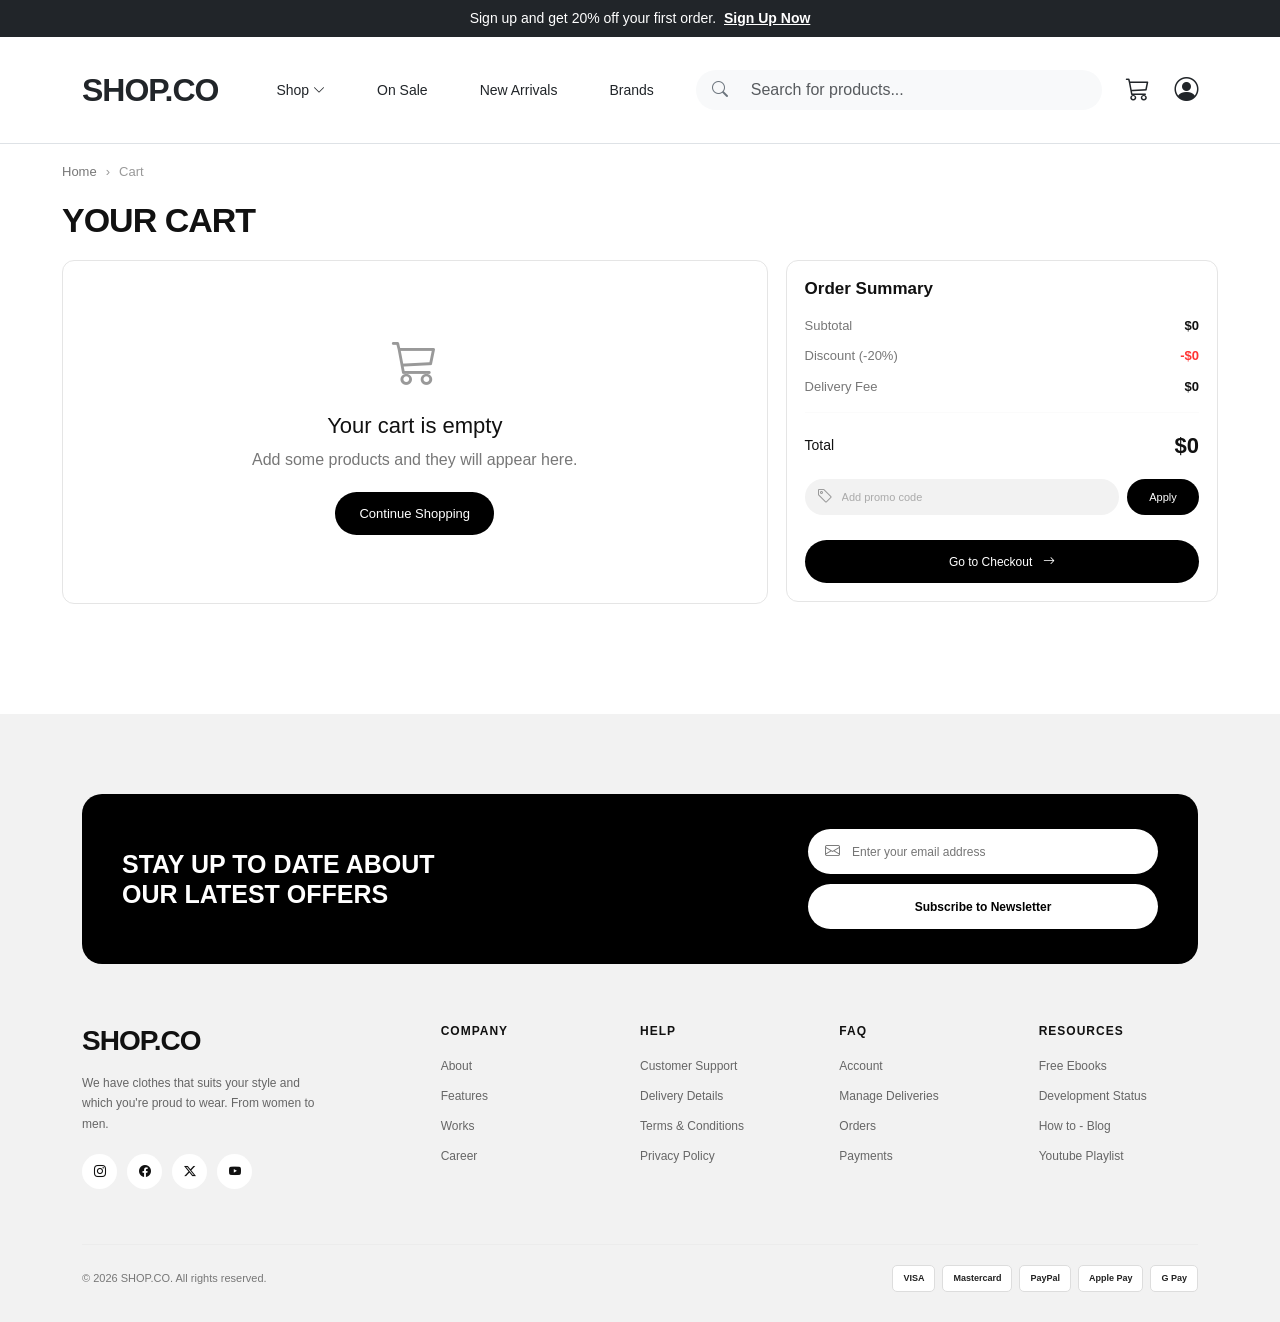
<file: cart.html>
<!DOCTYPE html>
<html lang="en">

<head>
    <meta charset="UTF-8">
    <meta name="viewport" content="width=device-width, initial-scale=1.0">

    <title>Cart | SHOP.CO</title>

    <link rel="stylesheet" href="dist/css/bootstrap.min.css">

    <link
        rel="stylesheet"
        href="https://cdn.jsdelivr.net/npm/bootstrap-icons@1.11.3/font/bootstrap-icons.min.css">

    <link rel="stylesheet" href="app.css">
    <link rel="stylesheet" href="cart.css">
</head>

<body>

    <div id="site-header"></div>

    <main class="cart-page">

        <div class="container">

            <div class="breadcrumb">
                <a href="index.html">Home</a>
                <span>›</span>
                <span>Cart</span>
            </div>

            <h1 class="cart-title">
                YOUR CART
            </h1>

            <div class="cart-layout">

                <section
                    class="cart-items"
                    id="cartItems">
                </section>

                <aside class="order-summary">

                    <h2>
                        Order Summary
                    </h2>

                    <div class="summary-row">

                        <span>
                            Subtotal
                        </span>

                        <strong id="subtotal">
                            $0
                        </strong>

                    </div>

                    <div class="summary-row discount-row">

                        <span>
                            Discount (-20%)
                        </span>

                        <strong id="discount">
                            -$0
                        </strong>

                    </div>

                    <div class="summary-row">

                        <span>
                            Delivery Fee
                        </span>

                        <strong id="delivery">
                            $0
                        </strong>

                    </div>

                    <hr>

                    <div class="summary-row total-row">

                        <span>
                            Total
                        </span>

                        <strong id="total">
                            $0
                        </strong>

                    </div>

                    <div class="promo-row">

                        <div class="promo-input">

                            <i class="bi bi-tag"></i>

                            <input
                                type="text"
                                id="promoCode"
                                placeholder="Add promo code">

                        </div>

                        <button
                            type="button"
                            id="applyPromo">
                            Apply
                        </button>

                    </div>

                    <p
                        id="promoMessage"
                        class="promo-message">
                    </p>

                    <button
                        type="button"
                        class="checkout-button"
                        id="checkoutButton">

                        Go to Checkout

                        <i class="bi bi-arrow-right"></i>

                    </button>

                </aside>

            </div>

        </div>

    </main>

    <div id="site-footer"></div>

    <script src="dist/js/bootstrap.bundle.min.js"></script>
    <script src="common.js"></script>
    <script src="cart.js"></script>

</body>
</file>
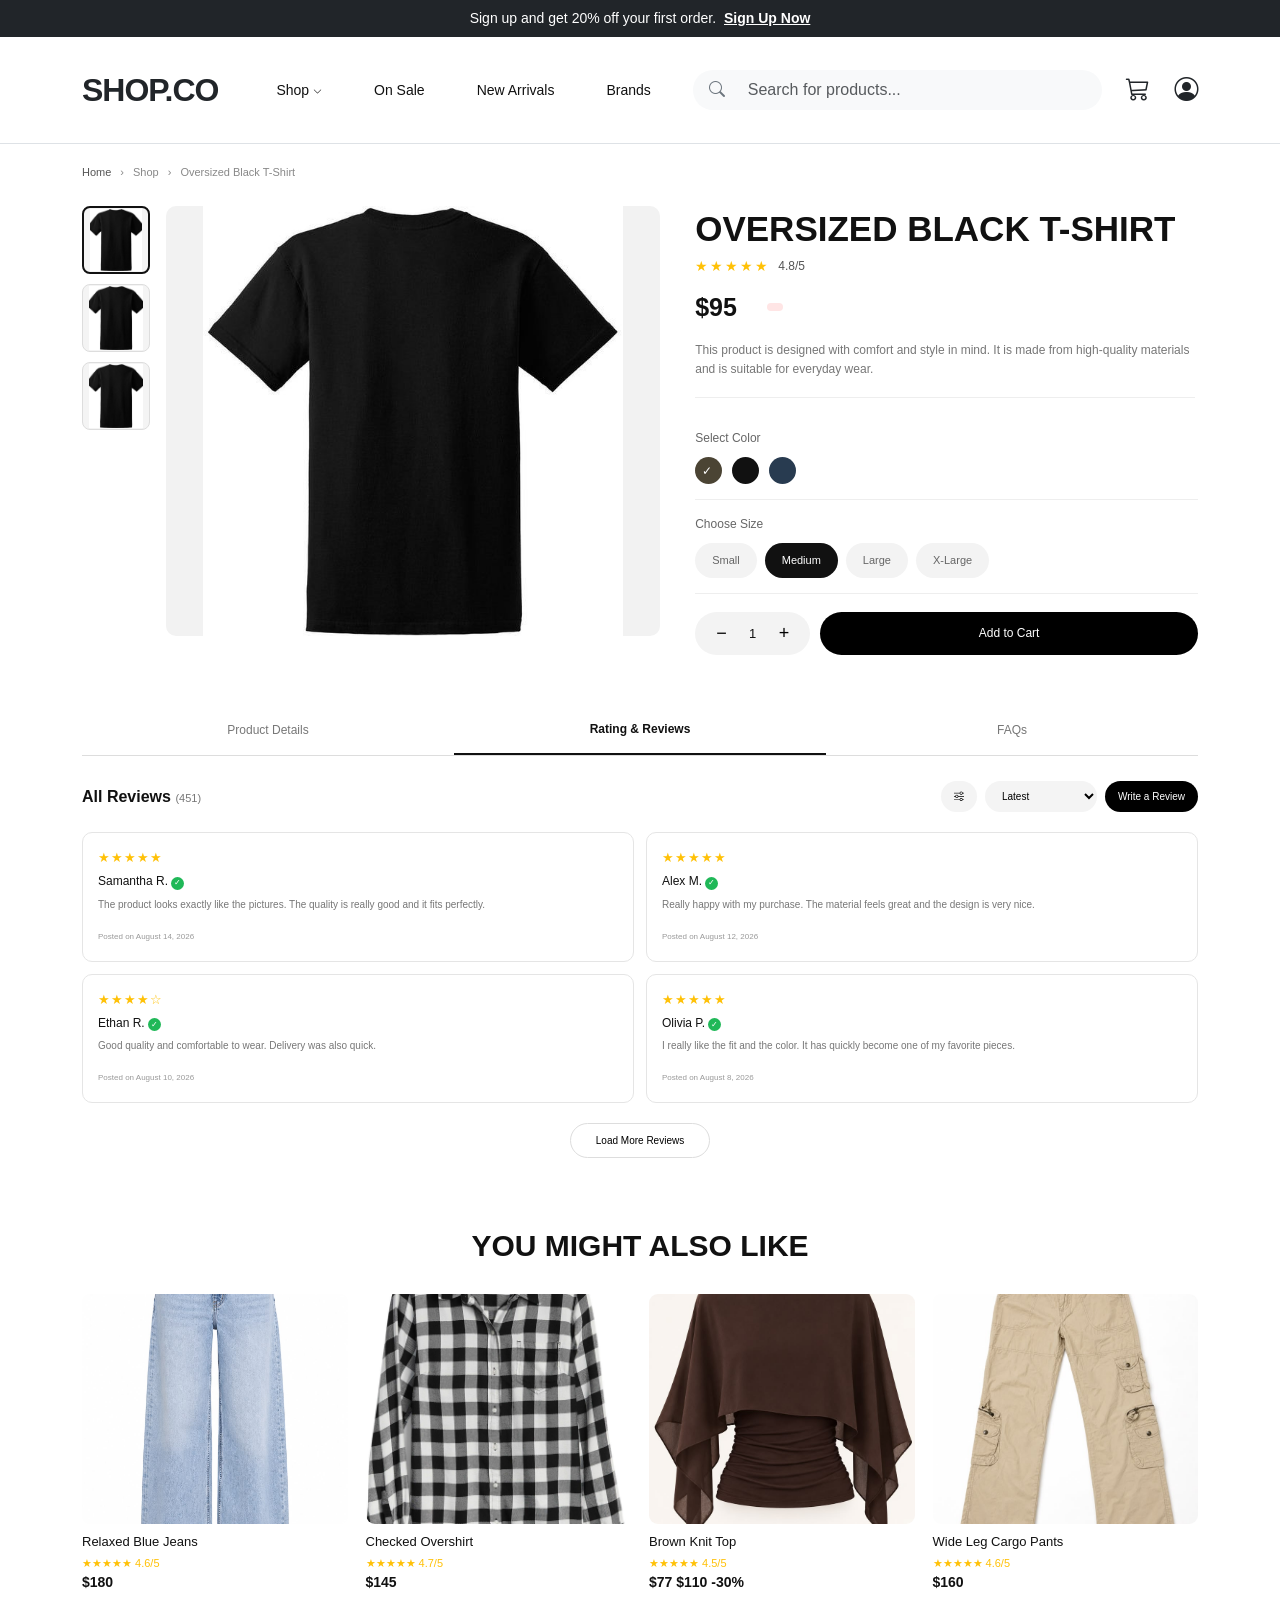
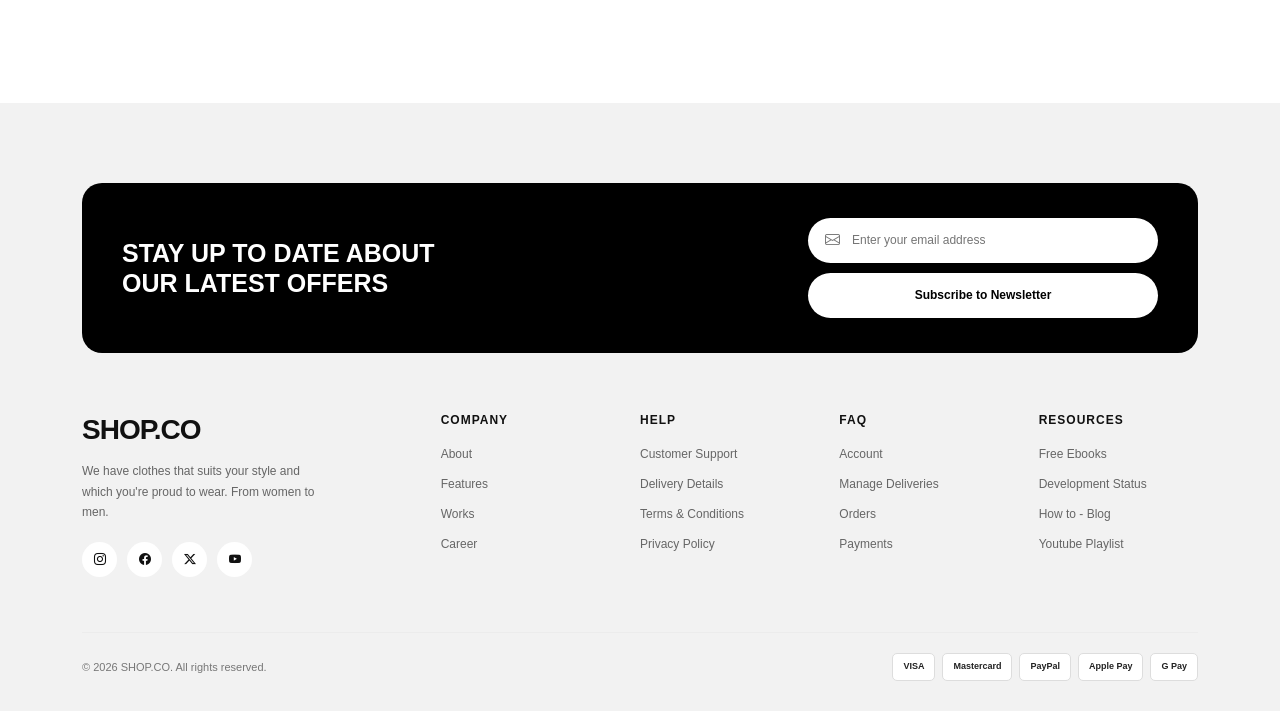
<file: product.html>
<!DOCTYPE html>
<html lang="en">
<head>
    <meta charset="UTF-8">
    <meta name="viewport" content="width=device-width, initial-scale=1.0">
    <title>Product Details | SHOP.CO</title>
    <link rel="stylesheet" href="dist/css/bootstrap.min.css">
    <link rel="stylesheet" href="https://cdn.jsdelivr.net/npm/bootstrap-icons@1.11.3/font/bootstrap-icons.min.css">
    <link rel="stylesheet" href="product.css">
    <link rel="stylesheet" href="app.css">
</head>
<body>

    <div id="site-header"></div>

    <main>
        <div class="container">
            <div class="breadcrumb">
                <a href="index.html">Home</a>
                <span>›</span>
                <span>Shop</span>
                <span>›</span>
                <span id="breadcrumbProduct">Product</span>
            </div>

            <section class="product-section">
                <div class="product-gallery">
                    <div class="thumbnail-list" id="thumbnailList"></div>
                    <div class="main-image">
                        <img id="mainProductImage" src="" alt="Product">
                    </div>
                </div>

                <div class="product-info">
                    <h1 id="productName">Product Name</h1>
                    <div class="product-rating">
                        <div id="productStars">★★★★★</div>
                        <span id="productRating">4.8/5</span>
                    </div>
                    <div class="product-price">
                        <span id="productPrice">$95</span>
                        <span id="oldPrice" class="old-price"></span>
                        <span id="discount" class="discount"></span>
                    </div>
                    <p class="product-description">
                        This product is designed with comfort and style in mind. It is made from high-quality materials and is suitable for everyday wear.
                    </p>
                    <div class="option-group">
                        <p class="option-title">Select Color</p>
                        <div class="colors">
                            <button class="color selected" data-color="brown" style="background-color: #4b4434;"></button>
                            <button class="color" data-color="black" style="background-color: #111;"></button>
                            <button class="color" data-color="blue" style="background-color: #283b50;"></button>
                        </div>
                    </div>
                    <div class="option-group">
                        <p class="option-title">Choose Size</p>
                        <div class="sizes">
                            <button class="size">Small</button>
                            <button class="size selected">Medium</button>
                            <button class="size">Large</button>
                            <button class="size">X-Large</button>
                        </div>
                    </div>
                    <div class="buy-row">
                        <div class="quantity">
                            <button id="minus">−</button>
                            <span id="quantity">1</span>
                            <button id="plus">+</button>
                        </div>
                        <button class="add-cart" id="addCart">Add to Cart</button>
                    </div>
                </div>
            </section>

            <section class="details-section">
                <div class="tabs">
                    <button class="tab" data-tab="details">Product Details</button>
                    <button class="tab active" data-tab="reviews">Rating & Reviews</button>
                    <button class="tab" data-tab="faq">FAQs</button>
                </div>

                <div id="details" class="tab-content">
                    <h3>Product Details</h3>
                    <p>This product combines a simple design with comfortable everyday wear. The material is lightweight and suitable for different styles and occasions.</p>
                </div>

                <div id="reviews" class="tab-content active">
                    <div class="reviews-heading">
                        <h3>All Reviews <span>(451)</span></h3>
                        <div class="review-actions">
                            <button class="filter-button"><i class="bi bi-sliders"></i></button>
                            <select>
                                <option>Latest</option>
                                <option>Oldest</option>
                                <option>Highest Rating</option>
                                <option>Lowest Rating</option>
                            </select>
                            <button class="write-review">Write a Review</button>
                        </div>
                    </div>
                    <div class="reviews-grid" id="reviewsGrid">
                        <article class="review-card">
                            <div class="review-stars">★★★★★</div>
                            <h4>Samantha R. <span>✓</span></h4>
                            <p>The product looks exactly like the pictures. The quality is really good and it fits perfectly.</p>
                            <small>Posted on August 14, 2026</small>
                        </article>
                        <article class="review-card">
                            <div class="review-stars">★★★★★</div>
                            <h4>Alex M. <span>✓</span></h4>
                            <p>Really happy with my purchase. The material feels great and the design is very nice.</p>
                            <small>Posted on August 12, 2026</small>
                        </article>
                        <article class="review-card">
                            <div class="review-stars">★★★★☆</div>
                            <h4>Ethan R. <span>✓</span></h4>
                            <p>Good quality and comfortable to wear. Delivery was also quick.</p>
                            <small>Posted on August 10, 2026</small>
                        </article>
                        <article class="review-card">
                            <div class="review-stars">★★★★★</div>
                            <h4>Olivia P. <span>✓</span></h4>
                            <p>I really like the fit and the color. It has quickly become one of my favorite pieces.</p>
                            <small>Posted on August 8, 2026</small>
                        </article>
                        <article class="review-card hidden-review">
                            <div class="review-stars">★★★★★</div>
                            <h4>Liam K. <span>✓</span></h4>
                            <p>Very comfortable and looks great. I would definitely recommend it.</p>
                            <small>Posted on August 5, 2026</small>
                        </article>
                        <article class="review-card hidden-review">
                            <div class="review-stars">★★★★★</div>
                            <h4>Ava H. <span>✓</span></h4>
                            <p>The quality exceeded my expectations. The sizing was also accurate.</p>
                            <small>Posted on August 3, 2026</small>
                        </article>
                    </div>
                    <button class="load-reviews" id="loadReviews">Load More Reviews</button>
                </div>

                <div id="faq" class="tab-content">
                    <div class="faq-item">
                        <h4>How long does delivery take?</h4>
                        <p>Delivery usually takes between 3 and 7 business days.</p>
                    </div>
                    <div class="faq-item">
                        <h4>Can I return the product?</h4>
                        <p>Yes. Products can be returned according to our return policy.</p>
                    </div>
                    <div class="faq-item">
                        <h4>How can I choose my size?</h4>
                        <p>Check the available size options before adding the product to your cart.</p>
                    </div>
                </div>
            </section>

            <section class="recommendations">
                <h2>YOU MIGHT ALSO LIKE</h2>
                <div class="recommendation-grid" id="recommendationGrid"></div>
            </section>
        </div> <!-- END container -->
    </main> <!-- END main -->

    <div id="site-footer"></div> <!-- Footer MUST be here -->

    <script src="dist/js/bootstrap.bundle.min.js"></script>
    <script src="common.js"></script>
    <script src="product.js"></script>

</body>
</html>
</file>
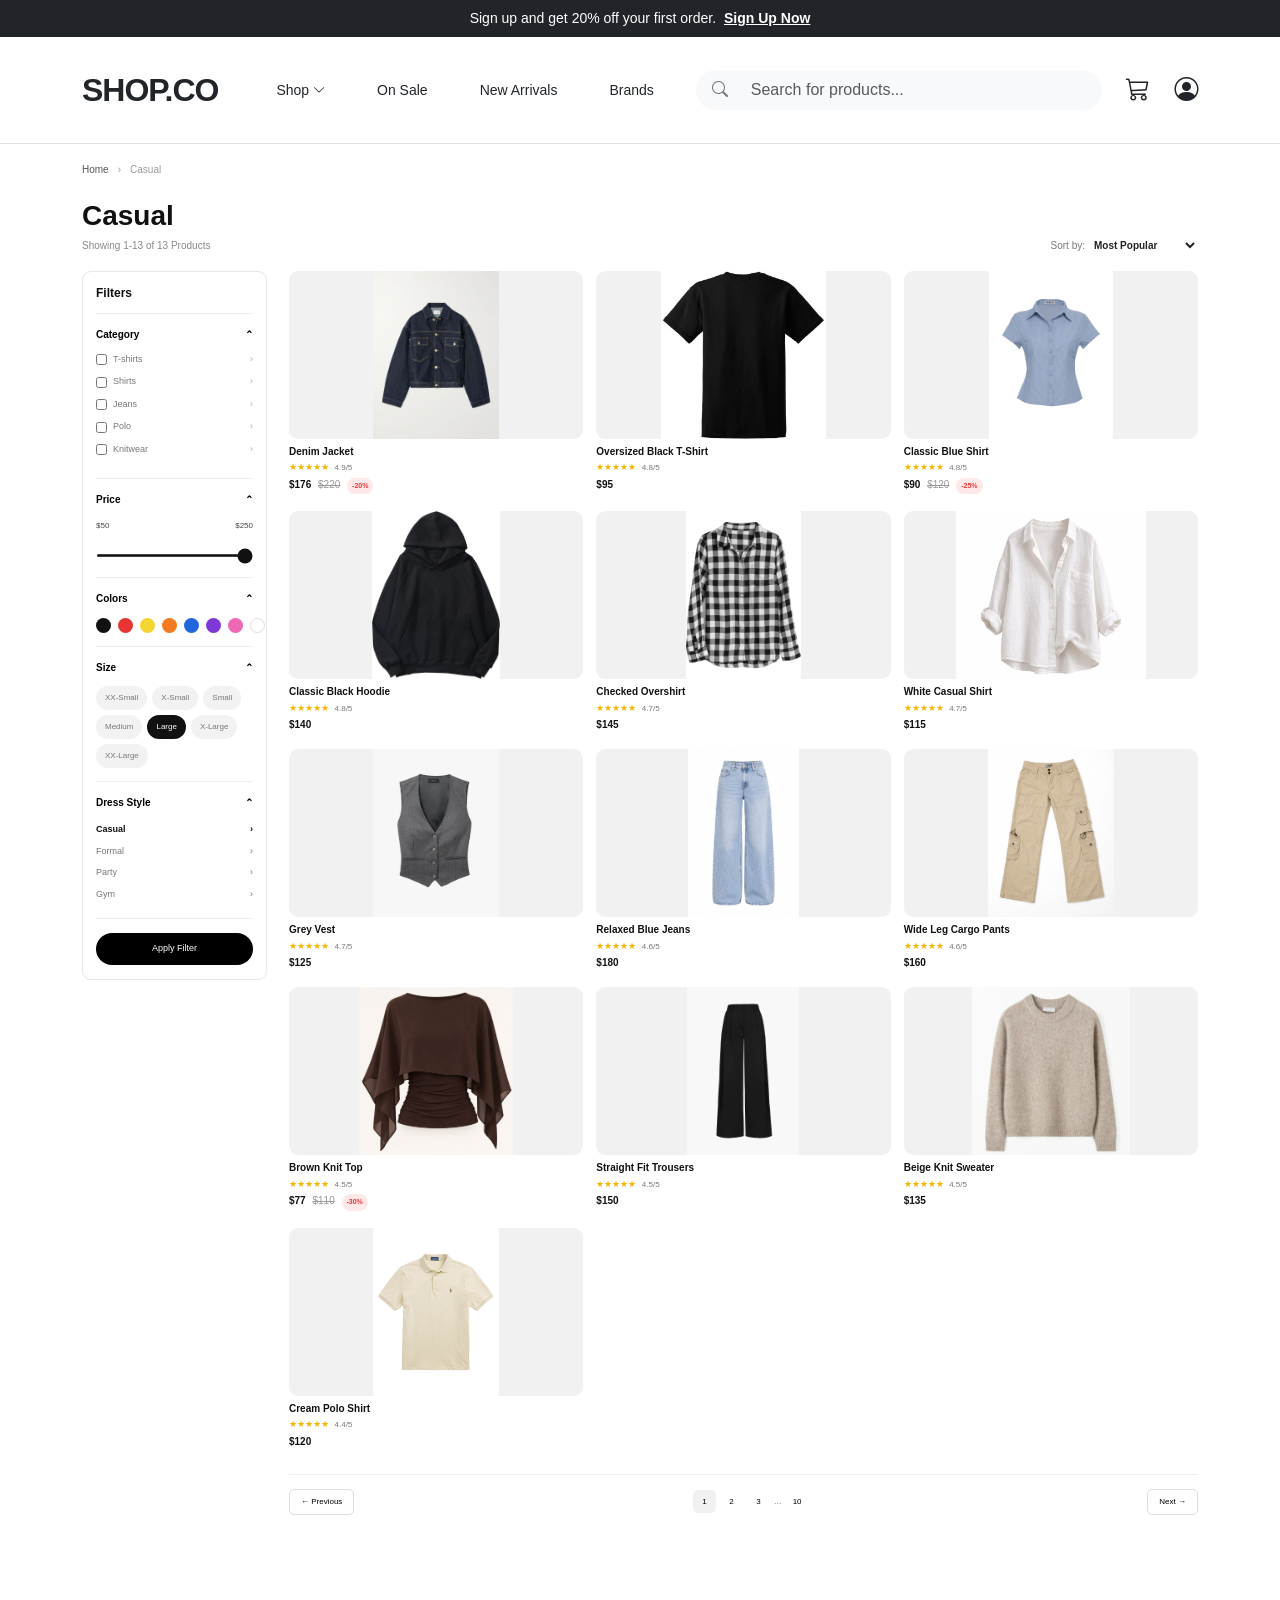
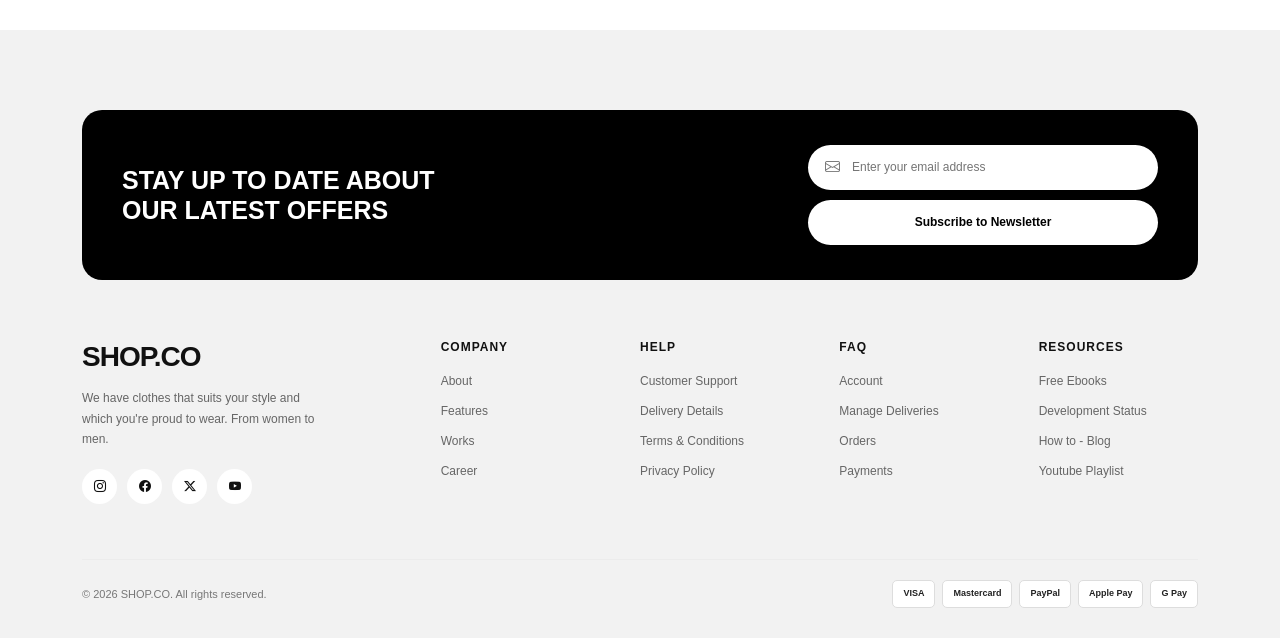
<file: viewall.html>
<!DOCTYPE html>
<html lang="en">
<head>
    <meta charset="UTF-8">
    <meta name="viewport" content="width=device-width, initial-scale=1.0">
    <title>Casual | SHOP.CO</title>
    <link rel="stylesheet" href="dist/css/bootstrap.min.css">
    <link rel="stylesheet" href="https://cdn.jsdelivr.net/npm/bootstrap-icons@1.11.3/font/bootstrap-icons.min.css">
    <link rel="stylesheet" href="app.css">
    <link rel="stylesheet" href="viewall.css">
</head>
<body>
    <div id="site-header"></div>
    <main class="shop-page">
        <div class="container">
            <div class="breadcrumb">
                <a href="app.html">Home</a>
                <span>›</span>
                <span>Casual</span>
            </div>

            <div class="shop-heading">
                <div>
                    <h1>Casual</h1>
                    <p id="productCount">Showing 1-10 of 10 Products</p>
                </div>
                <div class="sort-area">
                    <span>Sort by:</span>
                    <select id="sortSelect">
                        <option value="popular">Most Popular</option>
                        <option value="price-low">Price: Low to High</option>
                        <option value="price-high">Price: High to Low</option>
                        <option value="rating">Highest Rated</option>
                    </select>
                </div>
            </div>
            <div class="shop-layout">
                <aside class="filters">
                    <div class="filter-head">
                        <h3>Filters</h3>
                        <button id="mobileFilterClose" type="button">×</button>
                    </div>
                    <div class="filter-group">
                        <button class="filter-title" type="button">
                            <span>Category</span>
                            <span>⌃</span>
                        </button>
                        <div class="filter-options">
                            <label>
                                <input type="checkbox" class="category-filter" value="T-shirts">
                                T-shirts
                                <span>›</span>
                            </label>

                            <label>
                                <input type="checkbox" class="category-filter" value="Shirts">
                                Shirts
                                <span>›</span>
                            </label>
                            <label>
                                <input type="checkbox" class="category-filter" value="Jeans">
                                Jeans
                                <span>›</span>
                            </label>

                            <label>
                                <input type="checkbox" class="category-filter" value="Polo">
                                Polo
                                <span>›</span>
                            </label>

                            <label>
                                <input type="checkbox" class="category-filter" value="Knitwear">
                                Knitwear
                                <span>›</span>
                            </label>
                        </div>
                    </div>
                    <div class="filter-group">
                        <button class="filter-title" type="button">
                            <span>Price</span>
                            <span>⌃</span>
                        </button>
                        <div class="price-filter">
                            <div class="price-values">
                                <span>$50</span>
                                <span id="priceValue">$250</span>
                            </div>
                            <input type="range" id="priceRange" min="50" max="250" value="250">
                        </div>
                    </div>

                    <div class="filter-group">
                        <button class="filter-title" type="button">
                            <span>Colors</span>
                            <span>⌃</span>
                        </button>

                        <div class="color-list">
                            <button class="color-dot black" data-color="black" aria-label="Black"></button>
                            <button class="color-dot red" data-color="red" aria-label="Red"></button>
                            <button class="color-dot yellow" data-color="yellow" aria-label="Yellow"></button>
                            <button class="color-dot orange" data-color="orange" aria-label="Orange"></button>
                            <button class="color-dot blue" data-color="blue" aria-label="Blue"></button>
                            <button class="color-dot purple" data-color="purple" aria-label="Purple"></button>
                            <button class="color-dot pink" data-color="pink" aria-label="Pink"></button>
                            <button class="color-dot white" data-color="white" aria-label="White"></button>
                        </div>
                    </div>
                    <div class="filter-group">
                        <button class="filter-title" type="button">
                            <span>Size</span>
                            <span>⌃</span>
                        </button>
                        <div class="size-list">
                            <button class="size-filter" data-size="XX-Small">XX-Small</button>
                            <button class="size-filter" data-size="X-Small">X-Small</button>
                            <button class="size-filter" data-size="Small">Small</button>
                            <button class="size-filter" data-size="Medium">Medium</button>
                            <button class="size-filter active" data-size="Large">Large</button>
                            <button class="size-filter" data-size="X-Large">X-Large</button>
                            <button class="size-filter" data-size="XX-Large">XX-Large</button>
                        </div>
                    </div>
                    <div class="filter-group">
                        <button class="filter-title" type="button">
                            <span>Dress Style</span>
                            <span>⌃</span>
                        </button>
                        <div class="style-options">
                            <button class="style-filter active" data-style="Casual">
                                Casual
                                <span>›</span>
                            </button>
                            <button class="style-filter" data-style="Formal">
                                Formal
                                <span>›</span>
                            </button>

                            <button class="style-filter" data-style="Party">
                                Party
                                <span>›</span>
                            </button>

                            <button class="style-filter" data-style="Gym">
                                Gym
                                <span>›</span>
                            </button>
                        </div>
                    </div>
                    <button class="apply-filter" id="applyFilter" type="button">
                        Apply Filter
                    </button>
                </aside>
                <section class="products-area">
                    <button class="mobile-filter-button" id="mobileFilterOpen" type="button">
                        <i class="bi bi-sliders"></i>
                        Filters
                    </button>
                    <div class="product-grid" id="casualProducts"></div>
                    <div class="empty-state" id="emptyState">
                        <h3>No products found</h3>
                        <p>Try changing your filters.</p>
                    </div>
                    <div class="pagination">
                        <button type="button" id="previousPage">
                            ← Previous
                        </button>
                        <div class="page-numbers">
                            <button class="current">1</button>
                            <button>2</button>
                            <button>3</button>
                            <span>...</span>
                            <button>10</button>
                        </div>
                        <button type="button" id="nextPage">
                            Next →
                        </button>
                    </div>
                </section>
            </div>
        </div>
    </main>
    <div id="site-footer"></div>
    <script src="common.js"></script>
    <script src="viewall.js"></script>

</body>
</html>
</file>
<file: app.css>
* {
    box-sizing: border-box;
}

body {
    margin: 0;
    color: #111;
    background: #fff;
    font-family: Arial, sans-serif;
}

.top-bar {
    background: #000;
    color: #fff;
    text-align: center;
    padding: 7px;
    font-size: 11px;
}

.top-bar a {
    color: #fff;
    margin-left: 5px;
    font-weight: 600;
}

.navbar {
    padding: 18px 0;
    background: #fff;
}

.navbar-brand {
    font-size: 28px;
    font-weight: 900;
    letter-spacing: -1px;
}

.navbar-nav .nav-link {
    color: #111;
    font-size: 14px;
    margin: 0 10px;
}

.navbar-nav .nav-link:hover {
    color: #777;
}

.search-box {
    display: flex;
    align-items: center;
    background: #f5f5f5;
    border-radius: 22px;
    padding: 8px 15px;
}

.search-box i {
    color: #777;
}

.search-box input {
    border: none;
    outline: none;
    background: transparent;
    width: 250px;
    padding-left: 8px;
    font-size: 13px;
}

.hero-section {
    background: #f2f2f2;
    min-height: 520px;
    overflow: hidden;
}

.hero-content {
    padding: 60px 20px 60px 0;
}

.hero-content h1 {
    font-size: 54px;
    line-height: 0.95;
    font-weight: 900;
    letter-spacing: -2px;
    margin-bottom: 22px;
}

.hero-content p {
    color: #666;
    max-width: 500px;
    line-height: 1.6;
    font-size: 14px;
}

.shop-btn {
    display: inline-block;
    background: #000;
    color: #fff;
    border-radius: 25px;
    padding: 13px 55px;
    margin-top: 10px;
    font-size: 13px;
}

.shop-btn:hover {
    background: #333;
    color: #fff;
}

.hero-image-container {
    position: relative;
    min-height: 520px;
    display: flex;
    justify-content: center;
    align-items: flex-end;
}

.hero-image {
    width: 100%;
    max-width: 600px;
    height: 520px;
    object-fit: cover;
    object-position: center;
}

.star {
    position: absolute;
    font-size: 60px;
    color: #000;
}

.star-one {
    top: 70px;
    right: 40px;
}

.star-two {
    bottom: 100px;
    left: 25px;
    font-size: 35px;
}

.stats {
    max-width: 580px;
}

.stats h3 {
    font-size: 30px;
    font-weight: 700;
    margin-bottom: 5px;
}

.stats p {
    font-size: 11px;
    color: #777;
    margin: 0;
}

.stat-border {
    border-left: 1px solid #ccc;
    border-right: 1px solid #ccc;
}

.count-number {
    min-height: 36px;
    margin: 0 0 5px;
    font-size: 30px;
    font-weight: 700;
}

.brands-section {
    background: #000;
    color: #fff;
    padding: 25px 0;
}

.brands-section span {
    font-size: 22px;
    font-weight: 700;
    letter-spacing: 1px;
}

.products-section {
    padding: 70px 0;
}

.section-title {
    text-align: center;
    font-size: 30px;
    font-weight: 900;
    margin-bottom: 40px;
}

.product-card {
    border: none;
    background: transparent;
}

.product-card img {
    width: 100%;
    height: 270px;
    object-fit: cover;
    border-radius: 12px;
    background: #f2f2f2;
}

.product-card h5 {
    margin-top: 12px;
    font-size: 14px;
    font-weight: 600;
}

.product-price {
    font-size: 15px;
    font-weight: 700;
}

.old-price {
    color: #999;
    text-decoration: line-through;
    margin-left: 5px;
}

.discount {
    background: #ffe5e5;
    color: #ff3333;
    border-radius: 15px;
    padding: 4px 8px;
    font-size: 10px;
    margin-left: 5px;
}

.rating {
    color: #ffc107;
    font-size: 12px;
}

.rating-number {
    color: #555;
    margin-left: 4px;
}

.view-all-btn {
    background: #fff;
    color: #111;
    border: 1px solid #ddd;
    border-radius: 25px;
    padding: 11px 45px;
    font-size: 13px;
    cursor: pointer;
    transition: all .3s ease;
}

.view-all-btn:hover {
    background: #000;
    color: #fff;
}

.dress-style-section {
    padding: 35px 0 80px;
}

.dress-style-box {
    background: #f3f3f3;
    border-radius: 28px;
    padding: 55px;
    overflow: hidden;
}

.dress-style-heading {
    text-align: center;
    margin-bottom: 38px;
}

.dress-style-heading span {
    display: block;
    color: #777;
    font-size: 10px;
    font-weight: 700;
    letter-spacing: 2px;
    margin-bottom: 9px;
}

.dress-style-heading h2 {
    margin: 0;
    color: #111;
    font-size: 32px;
    font-weight: 900;
    letter-spacing: -1px;
}

.dress-style-heading p {
    margin: 10px 0 0;
    color: #777;
    font-size: 13px;
}

.dress-style-grid {
    display: grid;
    grid-template-columns: 1fr 1.35fr;
    grid-template-rows: 270px 270px;
    gap: 18px;
}

.dress-style-card {
    position: relative;
    overflow: hidden;
    border-radius: 20px;
    background: #ddd;
    cursor: pointer;
    box-shadow: 0 8px 25px rgba(0, 0, 0, 0.08);
    transition: transform .35s ease, box-shadow .35s ease;
}

.dress-style-card:hover {
    transform: translateY(-5px);
    box-shadow: 0 15px 35px rgba(0, 0, 0, 0.14);
}

.dress-style-card img {
    width: 100%;
    height: 100%;
    display: block;
    object-fit: cover;
    object-position: center;
    transition: transform .6s ease;
}

.dress-style-card:hover img {
    transform: scale(1.06);
}

.dress-style-card::after {
    content: "";
    position: absolute;
    inset: 0;
    background: linear-gradient(
        to top,
        rgba(0, 0, 0, 0.78) 0%,
        rgba(0, 0, 0, 0.32) 45%,
        rgba(0, 0, 0, 0) 78%
    );
    z-index: 1;
}

.dress-style-card.casual {
    grid-column: 1;
    grid-row: 1;
}

.dress-style-card.formal {
    grid-column: 2;
    grid-row: 1;
}

.dress-style-card.party {
    grid-column: 1;
    grid-row: 2;
}

.dress-style-card.gym {
    grid-column: 2;
    grid-row: 2;
}

.dress-style-overlay {
    position: absolute;
    left: 25px;
    right: 25px;
    bottom: 22px;
    z-index: 2;
    display: flex;
    align-items: flex-end;
    justify-content: space-between;
    color: #fff;
}

.dress-style-overlay small {
    display: block;
    font-size: 10px;
    font-weight: 700;
    letter-spacing: 2px;
    opacity: .75;
    margin-bottom: 5px;
}

.dress-style-overlay h3 {
    margin: 0;
    font-size: 29px;
    font-weight: 800;
    line-height: 1;
}

.dress-style-overlay p {
    margin: 7px 0 0;
    font-size: 11px;
    color: #fff;
    opacity: .85;
}

.style-arrow {
    width: 42px;
    height: 42px;
    display: flex;
    align-items: center;
    justify-content: center;
    border-radius: 50%;
    background: rgba(255, 255, 255, .94);
    color: #111;
    font-size: 20px;
    transition: transform .3s ease, background .3s ease;
}

.dress-style-card:hover .style-arrow {
    transform: translateX(5px);
    background: #fff;
}

.customers-section {
    padding: 30px 0 80px;
    overflow: hidden;
}

.customers-header {
    display: flex;
    align-items: center;
    justify-content: space-between;
}

.customers-header .section-title {
    margin-bottom: 30px;
    text-align: left;
}

.customer-arrows {
    display: flex;
    gap: 10px;
}

.customer-arrow {
    border: none;
    background: transparent;
    font-size: 25px;
    cursor: pointer;
}

.customer-arrow:hover {
    transform: scale(1.1);
}

.customers-viewport {
    overflow: hidden;
}

.customers-wrapper {
    display: flex;
    gap: 18px;
    transition: transform .4s ease;
}

.customer-card {
    flex: 0 0 calc((100% - 36px) / 3);
    border: 1px solid #ddd;
    border-radius: 12px;
    padding: 22px;
    background: #fff;
}

.customer-stars {
    color: #ffc107;
    font-size: 16px;
    margin-bottom: 10px;
}

.customer-card h5 {
    font-size: 14px;
    font-weight: 700;
    margin-bottom: 10px;
}

.customer-card h5 span {
    color: #159447;
}

.customer-card p {
    color: #777;
    font-size: 12px;
    line-height: 1.6;
    margin: 0;
}

footer {
    background: #f2f2f2;
    padding: 60px 0 30px;
}

.footer-logo {
    font-size: 28px;
    font-weight: 900;
}

footer h5 {
    font-size: 13px;
    font-weight: 700;
    margin-bottom: 18px;
}

footer a {
    display: block;
    color: #666;
    text-decoration: none;
    font-size: 12px;
    margin-bottom: 10px;
}

footer a:hover {
    color: #111;
}

.footer-text {
    color: #666;
    font-size: 12px;
    line-height: 1.6;
}

.newsletter {
    background: #000;
    color: #fff;
    border-radius: 15px;
    padding: 30px;
}

.newsletter h3 {
    font-size: 20px;
    font-weight: 700;
}

.newsletter input {
    border: none;
    outline: none;
    border-radius: 20px;
    padding: 11px 15px;
    width: 100%;
    font-size: 12px;
}

.newsletter button {
    border: none;
    border-radius: 20px;
    padding: 11px 25px;
    background: #fff;
    color: #000;
    font-size: 12px;
    margin-top: 8px;
}

.shop-footer {
    background: #f2f2f2;
    padding: 80px 0 30px;
    margin-top: 40px;
}

.newsletter-box {
    background: #000;
    color: #fff;
    border-radius: 20px;
    padding: 35px 40px;
    display: flex;
    align-items: center;
    justify-content: space-between;
    gap: 30px;
    margin-bottom: 60px;
}

.newsletter-title {
    font-size: 25px;
    line-height: 1.2;
    font-weight: 900;
    margin: 0;
}

.newsletter-form {
    width: 350px;
    display: flex;
    flex-direction: column;
    gap: 10px;
}

.newsletter-input {
    background: #fff;
    color: #777;
    height: 45px;
    border-radius: 25px;
    display: flex;
    align-items: center;
    padding: 0 17px;
}

.newsletter-input i {
    margin-right: 10px;
    font-size: 15px;
}

.newsletter-input input {
    width: 100%;
    border: none;
    outline: none;
    background: transparent;
    font-size: 12px;
}

.newsletter-form button {
    height: 45px;
    border: none;
    border-radius: 25px;
    background: #fff;
    color: #000;
    font-size: 12px;
    font-weight: 600;
    cursor: pointer;
    transition: .3s ease;
}

.newsletter-form button:hover {
    background: #ddd;
}

.footer-content {
    display: grid;
    grid-template-columns: 2fr 1fr 1fr 1fr 1fr;
    gap: 40px;
}

.footer-brand h2 {
    margin: 0 0 15px;
    font-size: 28px;
    font-weight: 900;
    letter-spacing: -1px;
}

.footer-brand p {
    max-width: 250px;
    margin: 0;
    color: #666;
    font-size: 12px;
    line-height: 1.7;
}

.footer-socials {
    display: flex;
    gap: 10px;
    margin-top: 20px;
}

.footer-socials a {
    width: 35px;
    height: 35px;
    display: flex;
    align-items: center;
    justify-content: center;
    background: #fff;
    color: #111;
    border-radius: 50%;
    text-decoration: none;
    transition: .3s ease;
}

.footer-socials a:hover {
    background: #000;
    color: #fff;
    transform: translateY(-3px);
}

.footer-column {
    display: flex;
    flex-direction: column;
}

.footer-column h6 {
    margin: 0 0 18px;
    font-size: 12px;
    font-weight: 800;
    letter-spacing: 1px;
}

.footer-column a {
    color: #666;
    text-decoration: none;
    font-size: 12px;
    margin-bottom: 12px;
    transition: .2s ease;
}

.footer-column a:hover {
    color: #000;
    transform: translateX(3px);
}

.shop-footer hr {
    border: none;
    border-top: 1px solid #d5d5d5;
    margin: 45px 0 20px;
}

.footer-bottom {
    display: flex;
    align-items: center;
    justify-content: space-between;
    gap: 20px;
}

.footer-bottom p {
    margin: 0;
    color: #777;
    font-size: 11px;
}

.payment-icons {
    display: flex;
    align-items: center;
    justify-content: flex-end;
    flex-wrap: wrap;
    gap: 7px;
}

.payment-icons span {
    background: #fff;
    border: 1px solid #ddd;
    border-radius: 5px;
    padding: 6px 10px;
    color: #222;
    font-size: 9px;
    font-weight: 700;
}

@media (max-width: 991px) {
    .hero-content {
        padding: 50px 20px;
    }

    .hero-content h1 {
        font-size: 45px;
    }

    .hero-image-container {
        min-height: 400px;
    }

    .hero-image {
        height: 400px;
    }

    .search-box {
        display: none;
    }

    .dress-style-box {
        padding: 40px 35px;
    }

    .newsletter-box {
        flex-direction: column;
        align-items: flex-start;
        padding: 30px;
    }

    .newsletter-form {
        width: 100%;
        max-width: 400px;
    }

    .footer-content {
        grid-template-columns: 2fr 1fr 1fr 1fr;
    }

    .footer-brand {
        grid-column: span 4;
    }
}

@media (max-width: 768px) {
    .hero-content {
        text-align: center;
        padding-right: 20px;
    }

    .hero-content p {
        margin-left: auto;
        margin-right: auto;
    }

    .stats {
        margin-left: auto;
        margin-right: auto;
    }

    .hero-image-container {
        min-height: 350px;
    }

    .hero-image {
        height: 350px;
    }

    .brands-section span {
        display: block;
        margin: 8px 0;
        font-size: 18px;
    }

    .dress-style-section {
        padding: 25px 0 60px;
    }

    .dress-style-box {
        padding: 40px 25px;
        border-radius: 22px;
    }

    .dress-style-heading h2 {
        font-size: 28px;
    }

    .dress-style-grid {
        grid-template-columns: 1fr 1fr;
        grid-template-rows: 230px 230px;
        gap: 14px;
    }

    .dress-style-card.casual {
        grid-column: 1;
        grid-row: 1;
    }

    .dress-style-card.formal {
        grid-column: 2;
        grid-row: 1;
    }

    .dress-style-card.party {
        grid-column: 1;
        grid-row: 2;
    }

    .dress-style-card.gym {
        grid-column: 2;
        grid-row: 2;
    }

    .dress-style-overlay {
        left: 18px;
        right: 18px;
        bottom: 18px;
    }

    .dress-style-overlay h3 {
        font-size: 23px;
    }

    .dress-style-overlay p {
        font-size: 10px;
    }

    .style-arrow {
        width: 36px;
        height: 36px;
        font-size: 17px;
    }

    .customer-card {
        flex: 0 0 calc((100% - 18px) / 2);
    }

    .shop-footer {
        padding-top: 60px;
    }

    .newsletter-box {
        padding: 25px 20px;
    }

    .newsletter-title {
        font-size: 21px;
    }

    .footer-content {
        grid-template-columns: 1fr 1fr;
        gap: 30px 20px;
    }

    .footer-brand {
        grid-column: span 2;
    }

    .footer-bottom {
        flex-direction: column;
        text-align: center;
    }

    .payment-icons {
        justify-content: center;
    }
}

@media (max-width: 576px) {
    .hero-content h1 {
        font-size: 38px;
    }

    .hero-image-container {
        min-height: 300px;
    }

    .hero-image {
        height: 300px;
    }

    .stats h3 {
        font-size: 22px;
    }

    .stats p {
        font-size: 9px;
    }

    .section-title {
        font-size: 25px;
    }

    .products-section {
        padding: 45px 0;
    }

    .dress-style-box {
        padding: 32px 15px;
        border-radius: 20px;
    }

    .dress-style-heading {
        margin-bottom: 25px;
    }

    .dress-style-heading span {
        font-size: 9px;
    }

    .dress-style-heading h2 {
        font-size: 24px;
    }

    .dress-style-heading p {
        font-size: 11px;
    }

    .dress-style-grid {
        grid-template-columns: 1fr;
        grid-template-rows: repeat(4, 220px);
        gap: 14px;
    }

    .dress-style-card.casual,
    .dress-style-card.formal,
    .dress-style-card.party,
    .dress-style-card.gym {
        grid-column: 1;
    }

    .dress-style-card.casual {
        grid-row: 1;
    }

    .dress-style-card.formal {
        grid-row: 2;
    }

    .dress-style-card.party {
        grid-row: 3;
    }

    .dress-style-card.gym {
        grid-row: 4;
    }

    .dress-style-overlay h3 {
        font-size: 25px;
    }

    .customer-card {
        flex: 0 0 100%;
    }

    .newsletter {
        padding: 22px;
    }

    .newsletter-box {
        border-radius: 16px;
        padding: 25px 18px;
    }

    .newsletter-title {
        font-size: 19px;
    }

    .newsletter-form {
        width: 100%;
    }

    .footer-content {
        grid-template-columns: 1fr 1fr;
    }

    .footer-column h6 {
        font-size: 11px;
    }

    .footer-column a {
        font-size: 11px;
    }

    .footer-brand h2 {
        font-size: 25px;
    }
}
</file>
<file: cart.css>
.cart-page {
    padding: 18px 0 70px;
    background: #fff;
}

.cart-page .container {
    max-width: 1180px;
}

.breadcrumb {
    display: flex;
    align-items: center;
    gap: 9px;
    margin-bottom: 18px;
    color: #999;
    font-size: 13px;
}

.breadcrumb a {
    color: #777;
    text-decoration: none;
}

.cart-title {
    margin: 0 0 20px;
    font-size: 34px;
    font-weight: 800;
    letter-spacing: -1px;
}

.cart-layout {
    display: grid;
    grid-template-columns: minmax(0, 1.55fr) minmax(330px, .95fr);
    gap: 18px;
    align-items: start;
}

.cart-items {
    border: 1px solid #e5e5e5;
    border-radius: 12px;
    padding: 8px 14px;
    background: #fff;
}

.cart-item {
    display: grid;
    grid-template-columns: 78px minmax(0, 1fr) auto;
    gap: 14px;
    align-items: center;
    padding: 10px 0;
    border-bottom: 1px solid #eeeeee;
}

.cart-item:last-child {
    border-bottom: none;
}

.cart-item-image {
    width: 78px;
    height: 82px;
    border-radius: 9px;
    background: #f2f2f2;

    display: flex;
    align-items: center;
    justify-content: center;

    overflow: hidden;
}

.cart-item-image img {
    width: 100%;
    height: 100%;
    object-fit: cover;
}

.cart-item-info {
    min-width: 0;
}

.cart-item-info h3 {
    margin: 0 0 3px;
    font-size: 15px;
    font-weight: 700;
}

.cart-item-info p {
    margin: 1px 0;
    color: #777;
    font-size: 11px;
}

.cart-item-price {
    margin-top: 8px;
    font-size: 17px;
    font-weight: 700;
}

.cart-item-actions {
    height: 100%;
    min-width: 86px;

    display: flex;
    flex-direction: column;
    align-items: flex-end;
    justify-content: space-between;

    padding: 2px 0;
}

.remove-item {
    border: none;
    background: transparent;

    color: #ff3333;

    font-size: 16px;

    cursor: pointer;

    padding: 0;
}

.quantity-control {
    display: flex;
    align-items: center;

    gap: 14px;

    background: #f1f1f1;

    border-radius: 18px;

    padding: 7px 11px;

    font-size: 12px;
}

.quantity-control button {
    border: none;
    background: transparent;

    padding: 0;

    font-size: 15px;

    line-height: 1;

    cursor: pointer;
}

.empty-cart {
    text-align: center;

    padding: 60px 20px;
}

.empty-cart i {
    font-size: 46px;
    color: #999;
}

.empty-cart h2 {
    margin: 15px 0 8px;

    font-size: 22px;
}

.empty-cart p {
    color: #777;

    margin-bottom: 20px;
}

.shop-button {
    display: inline-flex;

    align-items: center;
    justify-content: center;

    padding: 12px 24px;

    border-radius: 25px;

    background: #000;
    color: #fff;

    text-decoration: none;

    font-size: 13px;
}

.order-summary {
    border: 1px solid #e5e5e5;

    border-radius: 12px;

    padding: 18px;

    background: #fff;
}

.order-summary h2 {
    margin: 0 0 16px;

    font-size: 17px;

    font-weight: 600;
}

.summary-row {
    display: flex;

    align-items: center;
    justify-content: space-between;

    margin: 11px 0;

    color: #777;

    font-size: 13px;
}

.summary-row strong {
    color: #111;

    font-weight: 600;
}

.discount-row strong {
    color: #ff3333;
}

.order-summary hr {
    border: none;

    border-top: 1px solid #eeeeee;

    margin: 16px 0;
}

.total-row {
    color: #111;

    font-size: 14px;
}

.total-row strong {
    font-size: 22px;
}

.promo-row {
    display: grid;

    grid-template-columns: 1fr 72px;

    gap: 8px;

    margin-top: 17px;
}

.promo-input {
    height: 36px;

    display: flex;

    align-items: center;

    gap: 7px;

    padding: 0 12px;

    border-radius: 20px;

    background: #f2f2f2;

    color: #999;
}

.promo-input input {
    width: 100%;

    border: none;
    outline: none;

    background: transparent;

    font-size: 11px;
}

.promo-input input::placeholder {
    color: #aaa;
}

.promo-row button {
    border: none;

    border-radius: 20px;

    background: #000;

    color: #fff;

    font-size: 11px;

    cursor: pointer;
}

.promo-message {
    min-height: 15px;

    margin: 5px 4px 0;

    font-size: 10px;

    color: #1a8a3a;
}

.checkout-button {
    width: 100%;

    height: 43px;

    margin-top: 5px;

    border: none;

    border-radius: 24px;

    background: #000;

    color: #fff;

    font-size: 12px;

    cursor: pointer;

    transition: opacity .2s ease;
}

.checkout-button:hover {
    opacity: .85;
}

.checkout-button i {
    margin-left: 7px;
}

@media (max-width: 900px) {

    .cart-layout {
        grid-template-columns: 1fr;
    }

}

@media (max-width: 575px) {

    .cart-page {
        padding-top: 12px;
    }

    .cart-title {
        font-size: 28px;
    }

    .cart-item {
        grid-template-columns: 65px minmax(0, 1fr);
        gap: 10px;
    }

    .cart-item-image {
        width: 65px;
        height: 70px;
    }

    .cart-item-actions {
        grid-column: 2;

        flex-direction: row;

        align-items: center;

        min-width: 0;
    }

    .cart-item-price {
        font-size: 15px;
    }

    .promo-row {
        grid-template-columns: 1fr;
    }

    .promo-row button {
        height: 36px;
    }

}
</file>
<file: product.css>
* {
    box-sizing: border-box;
}

body {
    margin: 0;
    color: #111;
    font-family: Arial, sans-serif;
    background: #fff;
}

.top-bar {
    background: #000;
    color: #fff;
    text-align: center;
    padding: 7px;
    font-size: 11px;
}

.top-bar a {
    color: #fff;
    margin-left: 5px;
    font-weight: 600;
}

.logo {
    color: #111;
    font-size: 25px;
    font-weight: 900;
    text-decoration: none;
}

.navbar {
    padding: 17px 0;
}

.nav-link {
    color: #111 !important;
    font-size: 13px;
    margin-right: 8px;
}

.nav-link i {
    font-size: 9px;
}

.search-box {
    height: 38px;
    background: #f4f4f4;
    border-radius: 25px;
    display: flex;
    align-items: center;
    flex: 1;
    margin: 0 35px;
    padding: 0 15px;
}

.search-box i {
    color: #777;
    margin-right: 10px;
}

.search-box input {
    border: 0;
    outline: 0;
    background: transparent;
    width: 100%;
    font-size: 12px;
}

.nav-icons {
    display: flex;
    gap: 18px;
}

.nav-icons a {
    color: #111;
    font-size: 18px;
}


main {
    padding: 20px 0 70px;
}

.breadcrumb {
    display: flex;
    align-items: center;
    gap: 9px;
    color: #888;
    font-size: 11px;
    margin-bottom: 25px;
}

.breadcrumb a {
    color: #555;
    text-decoration: none;
}


.product-section {
    display: grid;
    grid-template-columns: 1.15fr 1fr;
    gap: 35px;
    margin-bottom: 45px;
}

.product-gallery {
    display: grid;
    grid-template-columns: 72px 1fr;
    gap: 12px;
    min-width: 0;
}

.thumbnail-list {
    display: flex;
    flex-direction: column;
    gap: 10px;
}

.thumbnail {
    height: 68px;
    width: 68px;
    border: 1px solid #ddd;
    border-radius: 8px;
    background: #f4f4f4;
    overflow: hidden;
    cursor: pointer;
}

.thumbnail.active {
    border: 2px solid #111;
}

.thumbnail img {
    width: 100%;
    height: 100%;
    object-fit: cover;
}

.main-image {
    height: 430px;
    background: #f2f2f2;
    border-radius: 10px;
    overflow: hidden;
}

.main-image img {
    width: 100%;
    height: 100%;
    object-fit: contain;
}


.product-info {
    padding: 5px 0;
}

.product-info h1 {
    font-size: 35px;
    font-weight: 900;
    line-height: 1;
    margin: 0 0 10px;
    text-transform: uppercase;
}

.product-rating {
    display: flex;
    align-items: center;
    gap: 8px;
    margin-bottom: 12px;
}

.product-rating div {
    color: #ffc107;
    letter-spacing: 2px;
    font-size: 14px;
}

.product-rating span {
    color: #555;
    font-size: 12px;
}

.product-price {
    display: flex;
    align-items: center;
    gap: 10px;
    margin-bottom: 15px;
}

#productPrice {
    font-size: 25px;
    font-weight: 800;
}

.old-price {
    color: #999;
    text-decoration: line-through;
    font-size: 18px;
}

.discount {
    color: #e33;
    background: #ffe6e6;
    border-radius: 15px;
    padding: 5px 9px;
    font-size: 11px;
}

.product-description {
    color: #777;
    font-size: 12px;
    line-height: 1.6;
    max-width: 500px;
    padding-bottom: 18px;
    border-bottom: 1px solid #eee;
}

.option-group {
    padding: 15px 0;
    border-bottom: 1px solid #eee;
}

.option-title {
    color: #666;
    font-size: 12px;
    margin-bottom: 10px;
}

.colors {
    display: flex;
    gap: 10px;
}

.color {
    width: 27px;
    height: 27px;
    border: 0;
    border-radius: 50%;
    cursor: pointer;
    position: relative;
}

.color.selected::after {
    content: "✓";
    position: absolute;
    color: white;
    font-size: 12px;
    left: 7px;
    top: 5px;
}

.sizes {
    display: flex;
    gap: 8px;
    flex-wrap: wrap;
}

.size {
    border: 0;
    background: #f3f3f3;
    color: #666;
    border-radius: 20px;
    padding: 9px 17px;
    font-size: 11px;
    cursor: pointer;
}

.size.selected {
    background: #111;
    color: white;
}

.buy-row {
    display: flex;
    gap: 10px;
    margin-top: 18px;
}

.quantity {
    background: #f3f3f3;
    border-radius: 25px;
    height: 43px;
    display: flex;
    align-items: center;
    justify-content: space-between;
    width: 115px;
    padding: 0 15px;
}

.quantity button {
    border: 0;
    background: transparent;
    font-size: 18px;
    cursor: pointer;
}

.quantity span {
    font-size: 13px;
}

.add-cart {
    flex: 1;
    border: 0;
    border-radius: 25px;
    background: #000;
    color: #fff;
    font-size: 12px;
    cursor: pointer;
}

.add-cart:hover {
    background: #333;
}


.details-section {
    margin-top: 20px;
}

.tabs {
    display: grid;
    grid-template-columns: repeat(3, 1fr);
    border-bottom: 1px solid #ddd;
}

.tab {
    border: 0;
    background: transparent;
    padding: 15px 5px;
    font-size: 12px;
    color: #777;
    cursor: pointer;
}

.tab.active {
    color: #111;
    font-weight: 600;
    border-bottom: 2px solid #111;
}

.tab-content {
    display: none;
    padding-top: 25px;
}

.tab-content.active {
    display: block;
}

.tab-content h3 {
    font-size: 16px;
    font-weight: 700;
}

.tab-content p {
    color: #777;
    font-size: 12px;
    line-height: 1.6;
}


.reviews-heading {
    display: flex;
    justify-content: space-between;
    align-items: center;
    margin-bottom: 20px;
}

.reviews-heading h3 {
    margin: 0;
}

.reviews-heading h3 span {
    color: #777;
    font-size: 11px;
    font-weight: normal;
}

.review-actions {
    display: flex;
    gap: 8px;
}

.review-actions button,
.review-actions select {
    border: 0;
    background: #f4f4f4;
    border-radius: 20px;
    padding: 8px 13px;
    font-size: 10px;
}

.review-actions select {
    outline: none;
}

.review-actions .write-review {
    background: #000;
    color: #fff;
}


.reviews-grid {
    display: grid;
    grid-template-columns: 1fr 1fr;
    gap: 12px;
}

.review-card {
    border: 1px solid #e5e5e5;
    border-radius: 10px;
    padding: 15px;
}

.review-stars {
    color: #ffc107;
    font-size: 13px;
    letter-spacing: 1px;
}

.review-card h4 {
    font-size: 12px;
    margin: 7px 0;
}

.review-card h4 span {
    display: inline-flex;
    align-items: center;
    justify-content: center;
    background: #20b858;
    color: white;
    border-radius: 50%;
    width: 13px;
    height: 13px;
    font-size: 8px;
}

.review-card p {
    color: #777;
    font-size: 10px;
    line-height: 1.5;
    margin-bottom: 10px;
}

.review-card small {
    color: #999;
    font-size: 8px;
}

.hidden-review {
    display: none;
}

.hidden-review.show {
    display: block;
}

.load-reviews {
    display: block;
    margin: 20px auto 0;
    border: 1px solid #ddd;
    background: #fff;
    border-radius: 25px;
    padding: 9px 25px;
    font-size: 10px;
    cursor: pointer;
}


.faq-item {
    border-bottom: 1px solid #eee;
    padding: 15px 0;
}

.faq-item h4 {
    font-size: 13px;
    margin-bottom: 7px;
}

.faq-item p {
    margin: 0;
}


.recommendations {
    margin-top: 70px;
}

.recommendations h2 {
    text-align: center;
    font-size: 30px;
    font-weight: 900;
    margin-bottom: 30px;
}

.recommendation-grid {
    display: grid;
    grid-template-columns: repeat(4, 1fr);
    gap: 18px;
}

.recommendation-card {
    cursor: pointer;
}

.recommendation-image {
    height: 230px;
    border-radius: 9px;
    overflow: hidden;
    background: #f3f3f3;
    margin-bottom: 10px;
}

.recommendation-image img {
    width: 100%;
    height: 100%;
    object-fit: cover;
}

.recommendation-card h4 {
    font-size: 13px;
    margin: 5px 0;
}

.recommendation-rating {
    color: #ffc107;
    font-size: 11px;
}

.recommendation-price {
    font-weight: 700;
    font-size: 14px;
}


@media (max-width: 991px) {

    .search-box {
        margin: 15px 0;
    }

    .product-section {
        grid-template-columns: 1fr;
    }

    .product-info h1 {
        font-size: 30px;
    }

    .main-image {
        height: 400px;
    }

    .recommendation-grid {
        grid-template-columns: repeat(2, 1fr);
    }
}


@media (max-width: 575px) {

    .product-gallery {
        grid-template-columns: 55px 1fr;
    }

    .thumbnail {
        width: 52px;
        height: 52px;
    }

    .main-image {
        height: 330px;
    }

    .product-info h1 {
        font-size: 25px;
    }

    .product-price #productPrice {
        font-size: 22px;
    }

    .buy-row {
        flex-direction: column;
    }

    .quantity {
        width: 100%;
    }

    .add-cart {
        height: 43px;
    }

    .reviews-heading {
        align-items: flex-start;
        gap: 15px;
        flex-direction: column;
    }

    .reviews-grid {
        grid-template-columns: 1fr;
    }

    .review-actions {
        width: 100%;
    }

    .review-actions select {
        flex: 1;
    }

    .recommendation-grid {
        grid-template-columns: 1fr 1fr;
        gap: 10px;
    }

    .recommendation-image {
        height: 180px;
    }

    .recommendations h2 {
        font-size: 25px;
    }
}
</file>
<file: viewall.css>
* {
    box-sizing: border-box;
}
body {
    margin: 0;
    color: #111;
    background: #fff;
    font-family: Arial, sans-serif;
    transition: opacity 0.22s ease;
}
body.page-leaving {
    opacity: 0;
}
.shop-page {
    padding: 18px 0 75px;
}
.breadcrumb {
    display: flex;
    align-items: center;
    gap: 9px;
    color: #999;
    font-size: 10px;
    margin-bottom: 22px;
}
.breadcrumb a {
    color: #555;
    text-decoration: none;
}
.breadcrumb a:hover {
    color: #111;
}

.shop-heading {
    display: flex;
    justify-content: space-between;
    align-items: flex-end;
    margin-bottom: 18px;
}

.shop-heading h1 {
    margin: 0 0 5px;
    font-size: 28px;
    font-weight: 800;
}

.shop-heading p {
    margin: 0;
    color: #888;
    font-size: 10px;
}
.sort-area {
    display: flex;
    align-items: center;
    gap: 5px;
    color: #777;
    font-size: 10px;
}
.sort-area select {
    border: 0;
    outline: none;
    background: transparent;
    color: #222;
    font-size: 10px;
    font-weight: 600;
    cursor: pointer;
}
.shop-layout {
    display: grid;
    grid-template-columns: 185px minmax(0, 1fr);
    gap: 22px;
}
.filters {
    border: 1px solid #e6e6e6;
    border-radius: 9px;
    padding: 14px 13px;
    height: fit-content;
}
.filter-head {
    display: flex;
    justify-content: space-between;
    align-items: center;
    padding-bottom: 13px;
    border-bottom: 1px solid #eee;
}
.filter-head h3 {
    margin: 0;
    font-size: 12px;
    font-weight: 700;
}
#mobileFilterClose {
    display: none;
    border: 0;
    background: none;
    font-size: 20px;
}
.filter-group {
    padding: 13px 0;
    border-bottom: 1px solid #eee;
}

.filter-title {
    width: 100%;
    display: flex;
    justify-content: space-between;
    border: 0;
    background: none;
    padding: 0;
    font-size: 10px;
    font-weight: 700;
    cursor: pointer;
}

.filter-options {
    margin-top: 11px;
}

.filter-options label {
    display: flex;
    align-items: center;
    gap: 6px;
    color: #777;
    font-size: 9px;
    margin-bottom: 9px;
    cursor: pointer;
}

.filter-options label span {
    margin-left: auto;
    color: #aaa;
}

.filter-options input {
    accent-color: #111;
    width: 11px;
    height: 11px;
}
.price-filter {
    padding-top: 13px;
}
.price-values {
    display: flex;
    justify-content: space-between;
    font-size: 8px;
    color: #444;
    margin-bottom: 8px;
}
#priceRange {
    width: 100%;
    height: 3px;
    accent-color: #111;
    cursor: pointer;
}
.color-list {
    display: grid;
    grid-template-columns: repeat(8, 1fr);
    gap: 7px;
    margin-top: 12px;
}
.color-dot {
    width: 15px;
    height: 15px;
    border-radius: 50%;
    border: 1px solid transparent;
    cursor: pointer;
    position: relative;
}

.color-dot.selected {
    outline: 1px solid #111;
    outline-offset: 2px;
}

.color-dot.black {
    background: #111;
}

.color-dot.red {
    background: #e73535;
}

.color-dot.yellow {
    background: #f5d532;
}

.color-dot.orange {
    background: #f37a20;
}

.color-dot.blue {
    background: #2166dc;
}

.color-dot.purple {
    background: #7d38d6;
}

.color-dot.pink {
    background: #ee68b5;
}

.color-dot.white {
    background: #fff;
    border-color: #ddd;
}
.size-list {
    display: flex;
    flex-wrap: wrap;
    gap: 5px;
    margin-top: 11px;
}

.size-filter {
    border: 0;
    border-radius: 13px;
    background: #f2f2f2;
    color: #777;
    padding: 6px 9px;
    font-size: 8px;
    cursor: pointer;
}

.size-filter.active,
.size-filter:hover {
    background: #111;
    color: #fff;
}
.style-options {
    margin-top: 9px;
}
.style-filter {
    width: 100%;
    display: flex;
    justify-content: space-between;
    border: 0;
    background: transparent;
    color: #777;
    padding: 4px 0;
    font-size: 9px;
    text-align: left;
    cursor: pointer;
}

.style-filter.active {
    color: #111;
    font-weight: 700;
}
.apply-filter {
    width: 100%;
    margin-top: 14px;
    border: 0;
    border-radius: 18px;
    background: #000;
    color: #fff;
    padding: 9px;
    font-size: 9px;
    cursor: pointer;
}
.apply-filter:hover {
    background: #222;
}
.products-area {
    min-width: 0;
}
.mobile-filter-button {
    display: none;
}
.product-grid {
    display: grid;
    grid-template-columns: repeat(3, minmax(0, 1fr));
    gap: 17px 13px;
}
.category-card {
    min-width: 0;
    cursor: pointer;
}
.category-image {
    height: 168px;
    background: #f1f1f1;
    border-radius: 9px;
    overflow: hidden;
    margin-bottom: 7px;
}
.category-image img {
    width: 100%;
    height: 100%;
    object-fit: contain;
    transition: transform .25s ease;
}
.category-card:hover .category-image img {
    transform: scale(1.035);
}
.category-card h3 {
    margin: 0 0 3px;
    font-size: 10px;
    line-height: 1.25;
    font-weight: 700;
}
.card-rating {
    color: #f5b400;
    font-size: 9px;
    margin-bottom: 2px;
}
.card-rating span {
    color: #777;
    margin-left: 3px;
    font-size: 8px;
}
.card-price {
    font-size: 10px;
    font-weight: 700;
}
.card-old-price {
    color: #999;
    text-decoration: line-through;
    font-weight: 400;
    margin-left: 4px;
}
.card-discount {
    display: inline-block;
    color: #e33;
    background: #ffe8e8;
    border-radius: 12px;
    padding: 3px 5px;
    font-size: 7px;
    font-weight: 600;
    margin-left: 4px;
}
.empty-state {
    display: none;
    text-align: center;
    padding: 70px 20px;
}
.empty-state.show {
    display: block;
}
.empty-state h3 {
    font-size: 17px;
    margin-bottom: 6px;
}
.empty-state p {
    color: #888;
    font-size: 11px;
}

.pagination {
    display: flex;
    align-items: center;
    justify-content: space-between;
    border-top: 1px solid #eee;
    margin-top: 25px;
    padding-top: 14px;
}

.pagination > button {
    border: 1px solid #ddd;
    background: #fff;
    border-radius: 5px;
    padding: 6px 11px;
    font-size: 8px;
    cursor: pointer;
}

.pagination > button:hover {
    background: #f5f5f5;
}

.page-numbers {
    display: flex;
    align-items: center;
    gap: 4px;
}

.page-numbers button {
    width: 23px;
    height: 23px;
    border: 0;
    background: transparent;
    border-radius: 5px;
    font-size: 8px;
    cursor: pointer;
}

.page-numbers button.current,
.page-numbers button:hover {
    background: #f1f1f1;
}

.page-numbers span {
    color: #888;
    font-size: 9px;
}
@media (max-width: 991px) {

    .shop-layout {
        grid-template-columns: 1fr;
    }

    .filters {
        display: none;
        position: fixed;
        z-index: 1000;
        inset: 0 auto 0 0;
        width: 280px;
        max-width: 85vw;
        background: #fff;
        border-radius: 0;
        overflow-y: auto;
        box-shadow: 4px 0 20px rgba(0, 0, 0, .12);
    }

    .filters.open {
        display: block;
    }

    #mobileFilterClose {
        display: block;
    }

    .mobile-filter-button {
        display: inline-flex;
        align-items: center;
        gap: 7px;
        border: 1px solid #ddd;
        background: #fff;
        border-radius: 20px;
        padding: 7px 12px;
        font-size: 9px;
        margin-bottom: 14px;
    }

    .product-grid {
        grid-template-columns: repeat(3, 1fr);
    }
}


@media (max-width: 650px) {

    .shop-heading {
        align-items: flex-start;
        flex-direction: column;
        gap: 10px;
    }

    .sort-area {
        align-self: flex-end;
    }

    .product-grid {
        grid-template-columns: repeat(2, 1fr);
        gap: 18px 10px;
    }

    .category-image {
        height: 210px;
    }

    .pagination .page-numbers {
        display: none;
    }
}
</file>
